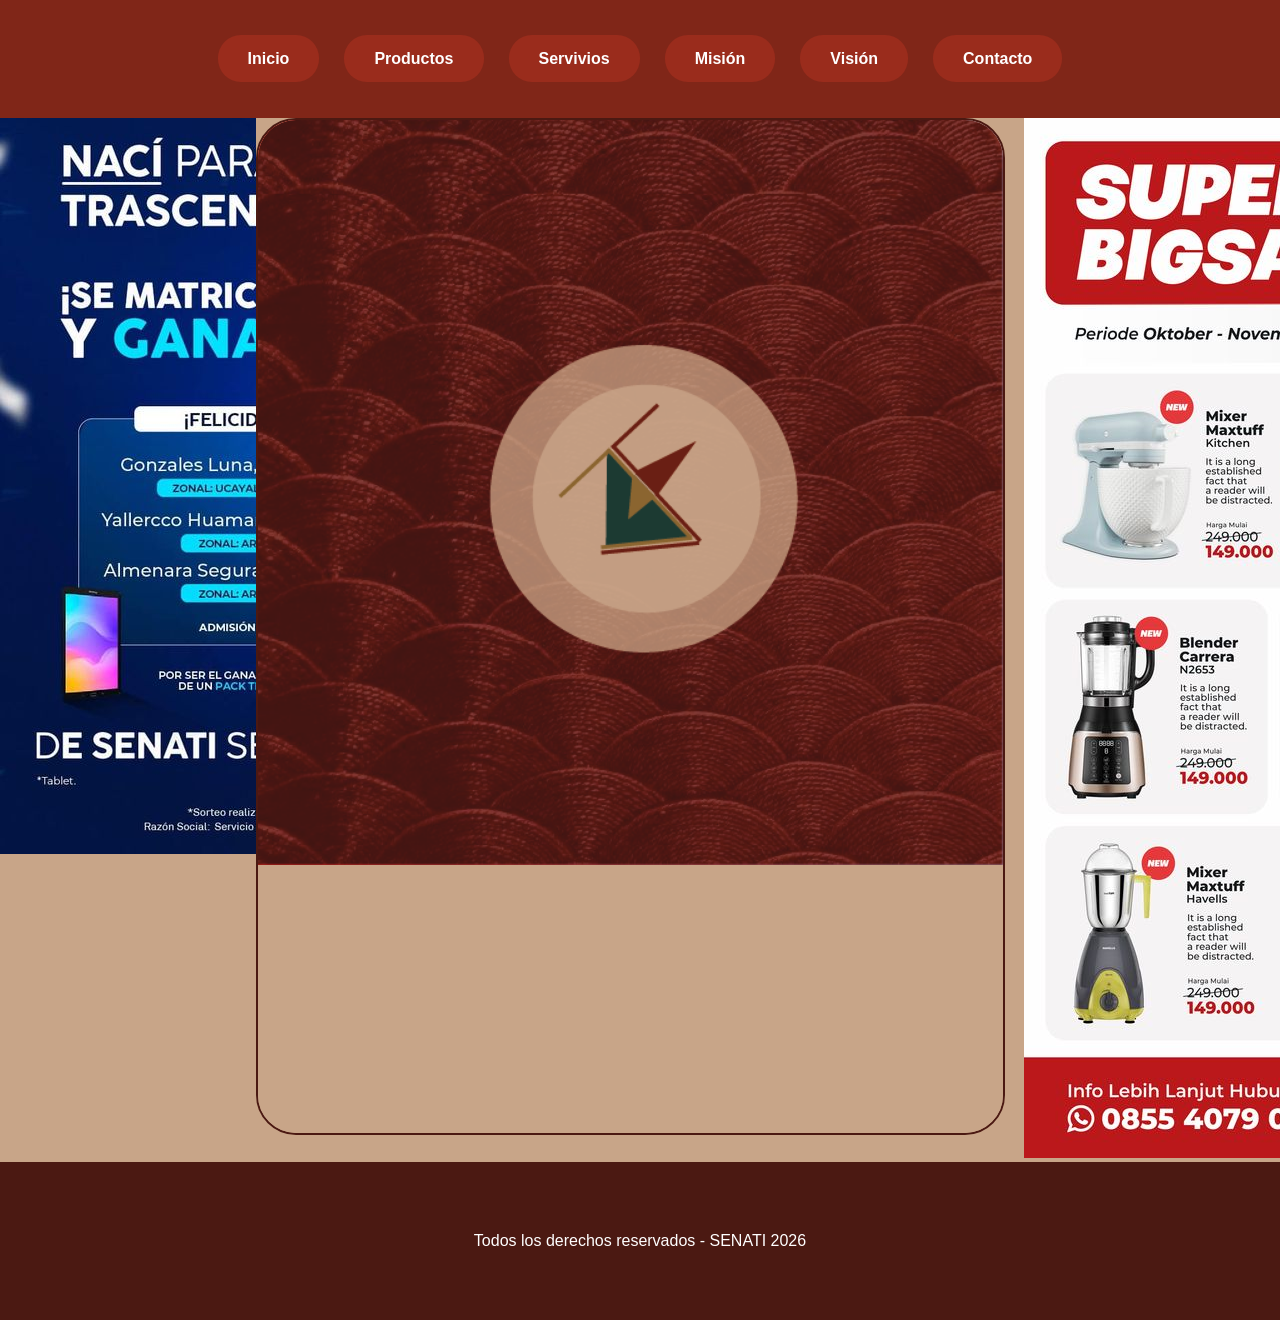
<file: index.html>
<!DOCTYPE html>
<html lang="es">
<head>
    <meta charset="UTF-8">
    <meta name="viewport" content="width=device-width, initial-scale=1.0">
    <title>TAZE</title>
    <link rel="stylesheet" href="estilos/estilo.css">
    <link rel="icon" href="iconos/taze.png">
</head>
<body>
 <header>
    <nav>
        <input type="checkbox" id="activadormenu">
        <label for="activadormenu" id="hamburguesa">☰</label>
        <ul id="menu">
            <li><a href="portada.html" target="frame_contenido">Inicio</a></li>
            <li><a href="productos.html" target="frame_contenido">Productos</a></li>
            <li><a href="servicios.html" target="frame_contenido">Servivios</a></li>
            <li><a href="mision.html" target="frame_contenido">Misión</a></li>
            <li><a href="vision.html" target="frame_contenido">Visión</a></li>
            <li><a href="contacto.html" target="frame_contenido">Contacto</a></li>
        </ul>
    </nav>
 </header>
 <div id="contenedor">
    <div id="publicidad1">
        <img src="imagenes/senati.jpeg" alt="senati">
       
    </div>
    <div id="contenido">
        <iframe name="frame_contenido" src="portada.html" frameborder="2"></iframe>
    </div>
        <div id="publicidad2">
      <img src="imagenes/plaza vea.jpeg" alt="plaza vea">
    </div>
 </div> 
 <footer>
    <p>Todos los derechos reservados - SENATI 2026</p>
 </footer>

</body>
</html>
</file>
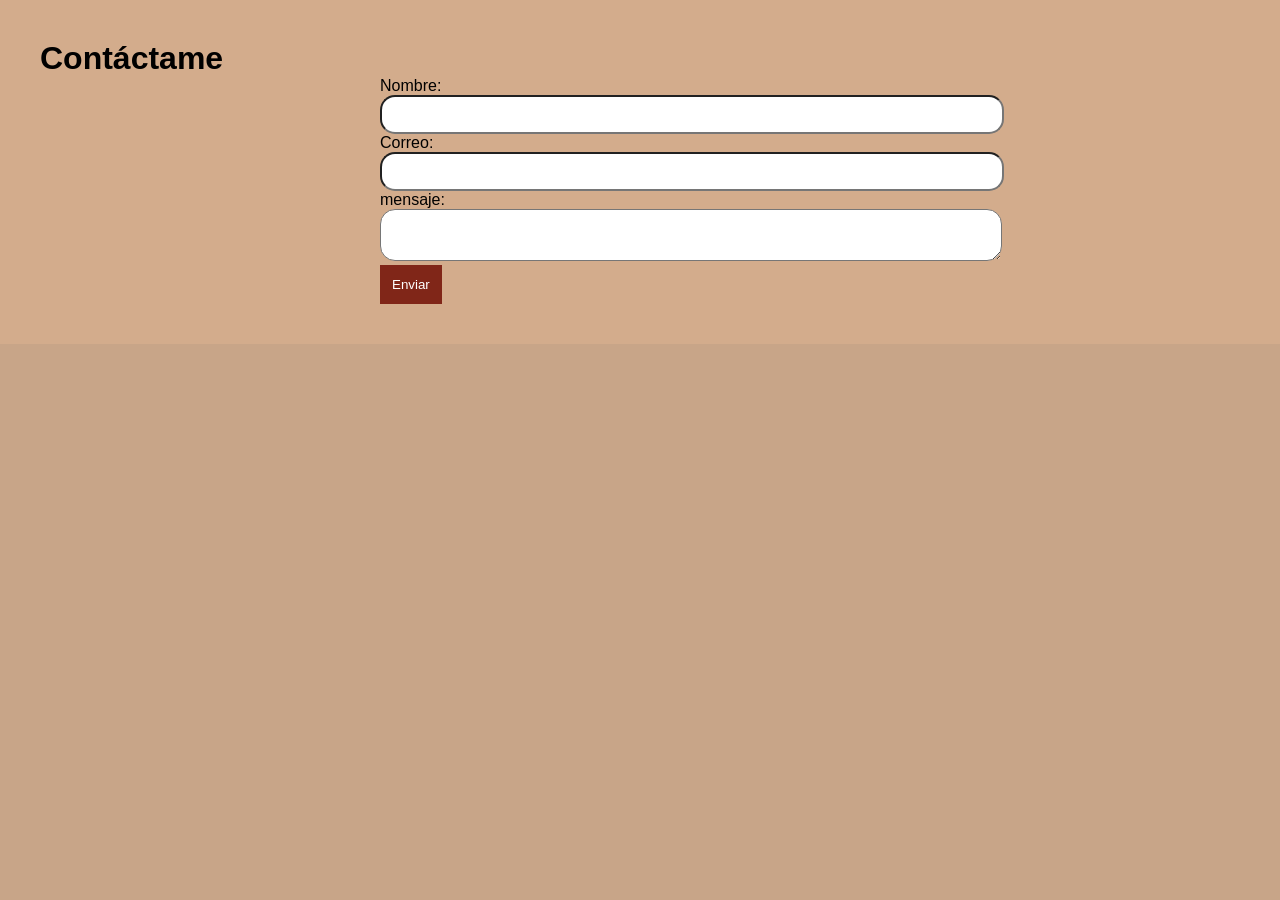
<file: contacto.html>
<!DOCTYPE html>
<html lang="es">
<head>
    <meta charset="UTF-8">
    <meta name="viewport" content="width=device-width, initial-scale=1.0">
    <title>Contacto</title>
    <link rel="stylesheet" href="estilos/estilo.css">
</head>
<body>
    <div class="Contacto">
        <h1>Contáctame</h1>
        <form action="">
            <label for="">Nombre:</label>
            <input type="text" name="" required>
            <label for="">Correo:</label>
            <input type="text" name="correo" required>
            <label for="">mensaje:</label>
            <textarea name="mensaje" id=""></textarea>
            <button>Enviar</button>
       
    </div>
    
</body>
</html>
</file>
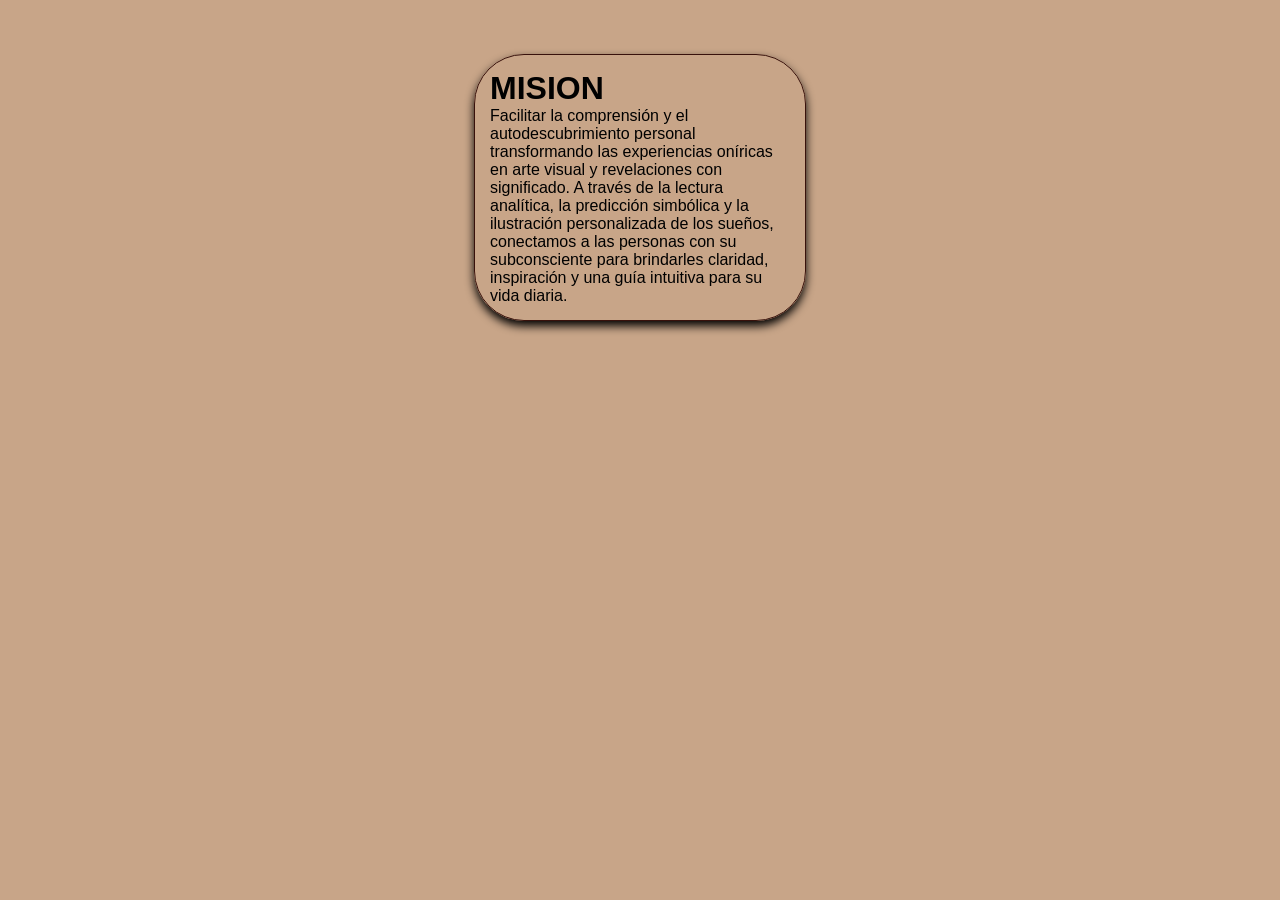
<file: mision.html>
<!DOCTYPE html>
<html lang="es">
<head>
    <meta charset="UTF-8">
    <meta name="viewport" content="width=device-width, initial-scale=1.0">
    <title>Misión</title>
    <link rel="stylesheet" href="estilos/estilo.css">
</head>
<body>
    <br>
    <br>
    <br>
    <div class="mis_vis">
        <h1>MISION</h1>
        <P>Facilitar la comprensión y el autodescubrimiento personal transformando las experiencias oníricas en arte visual y revelaciones con significado. A través de la lectura analítica, la predicción simbólica y la ilustración personalizada de los sueños, conectamos a las personas con su subconsciente para brindarles claridad, inspiración y una guía intuitiva para su vida diaria.</P>
    </div>
</body>
</html>
</file>
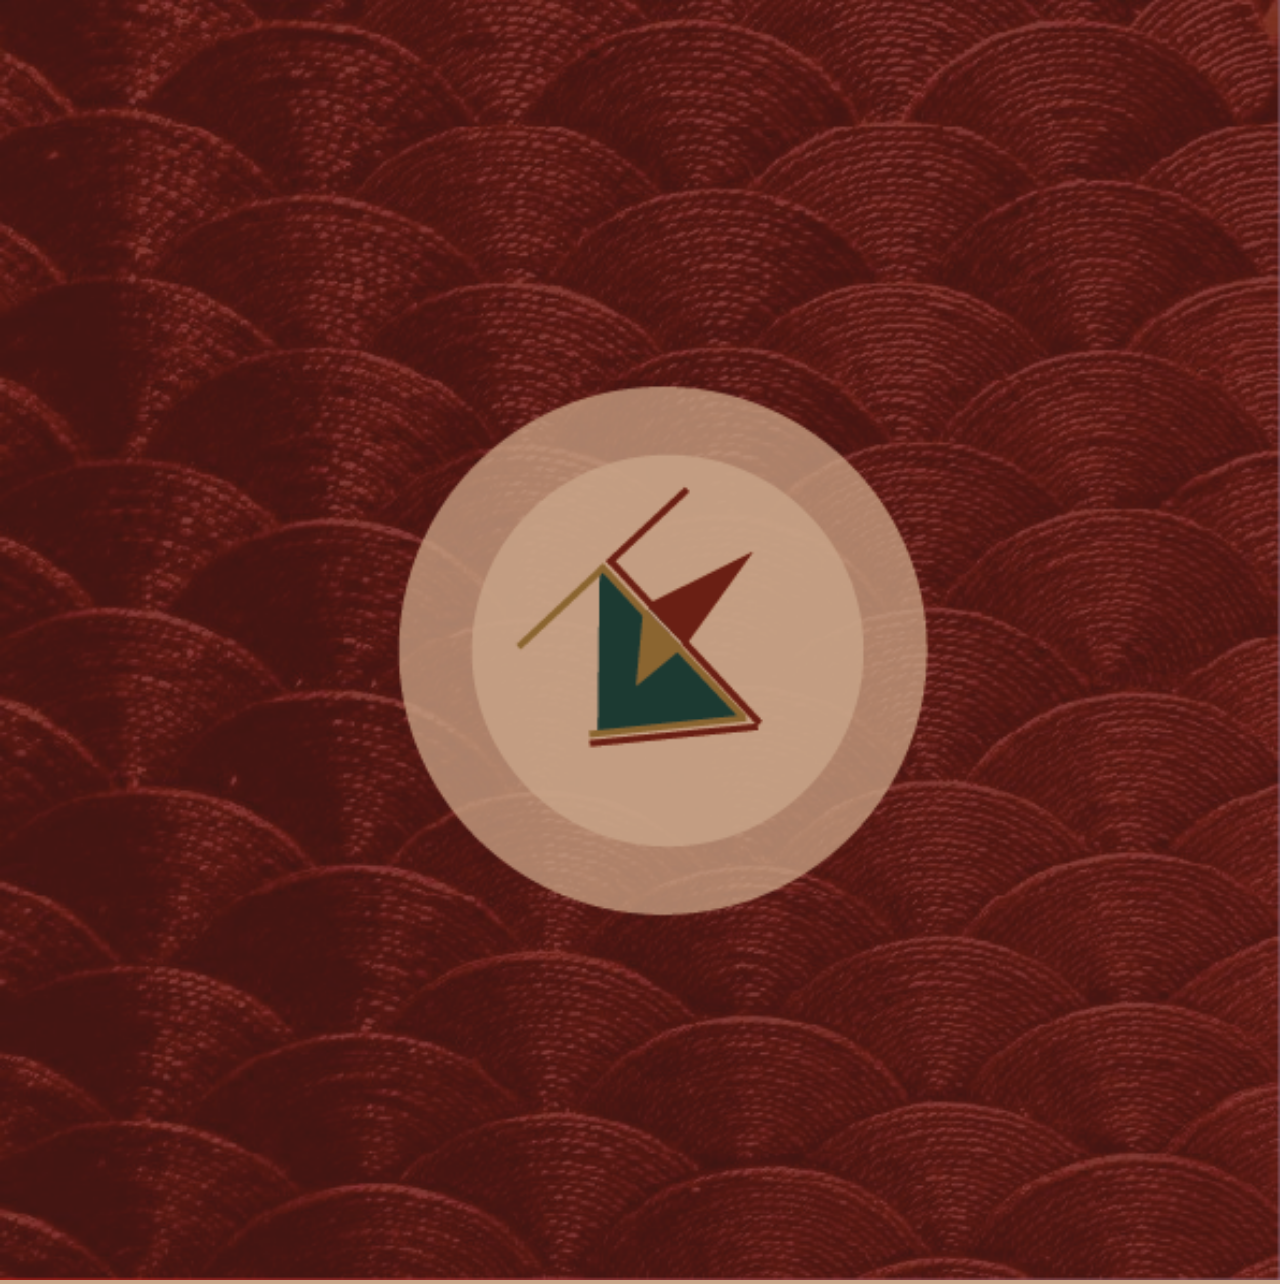
<file: portada.html>
<!DOCTYPE html>
<html lang="es">
<head>
    <meta charset="UTF-8">
    <meta name="viewport" content="width=device-width, initial-scale=1.0">
    <title>Portada</title>
    <link rel="stylesheet" href="estilos/estilo.css">

</head>
<body class="portada">
    <div>
        <img src="imagenes/PORTADA.png" alt="portada">
    </div>

</body>
</html>
</file>
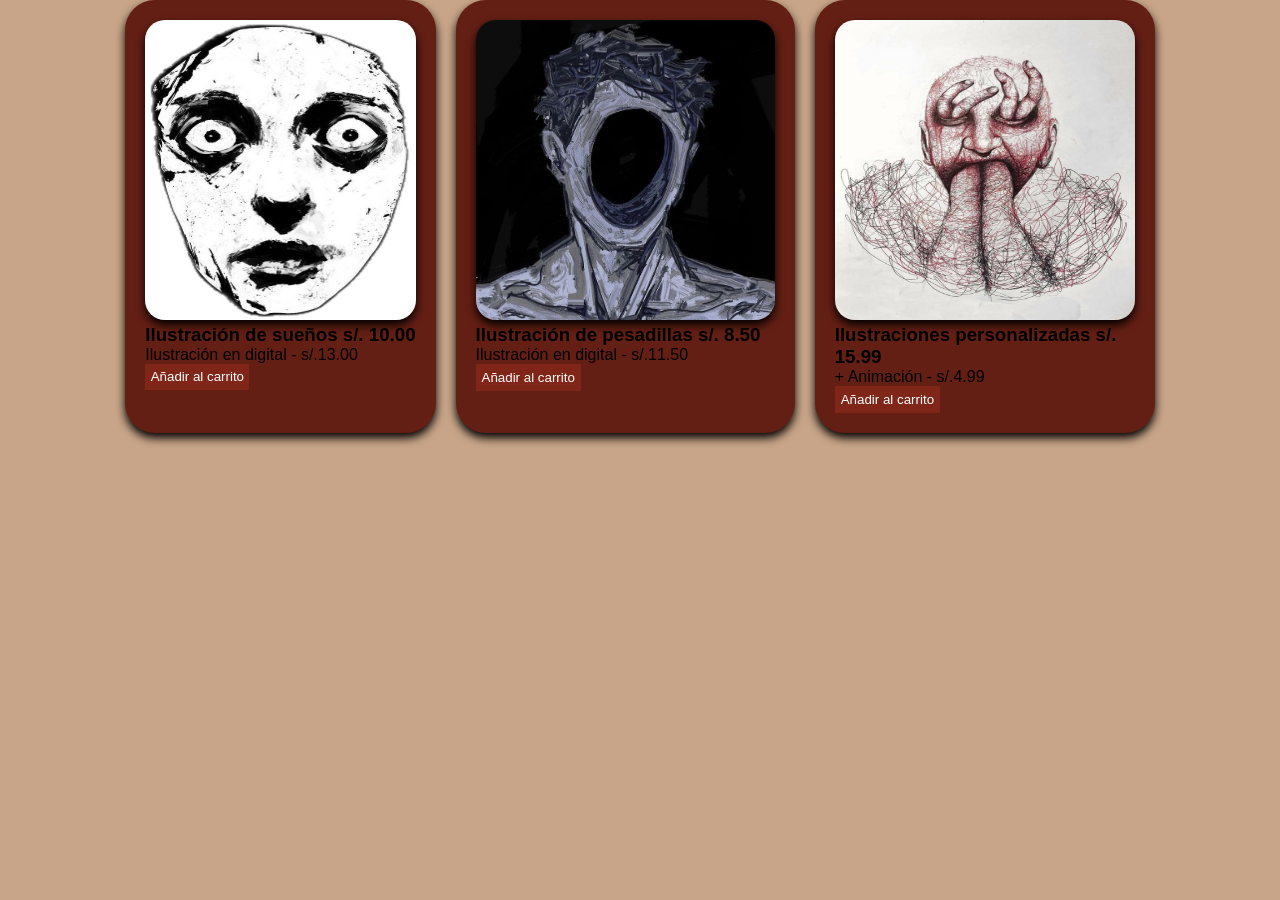
<file: productos.html>
<!DOCTYPE html>
<html lang="es">
<head>
    <meta charset="UTF-8">
    <meta name="viewport" content="width=device-width, initial-scale=1.0">
    <title>Productos</title>
    <link rel="stylesheet" href="estilos/estilo.css">
</head>
<body>
   <div id="galeria_productos">
    <div class="producto">
        <img src="imagenes/productos/terro1.jpg" alt="sueño">
        <h3>Ilustración de sueños s/. 10.00</h3>
        <p>Ilustración en digital - s/.13.00</p>
        <button>Añadir al carrito</button>
    </div>
    <div class="producto">
        <img src="imagenes/productos/terror.jpg" alt="sueño">
        <h3>Ilustración de pesadillas s/. 8.50</h3>
        <p>Ilustración en digital - s/.11.50</p>
        <button>Añadir al carrito</button>
    </div>
    <div class="producto">
        <img src="imagenes/productos/terror analogico1.jpg" alt="sueño">
        <h3>Ilustraciones personalizadas s/. 15.99</h3>
        <p> + Animación - s/.4.99<p>
        <button>Añadir al carrito</button>
    </div>
   </div>
</body>
</html>
</file>
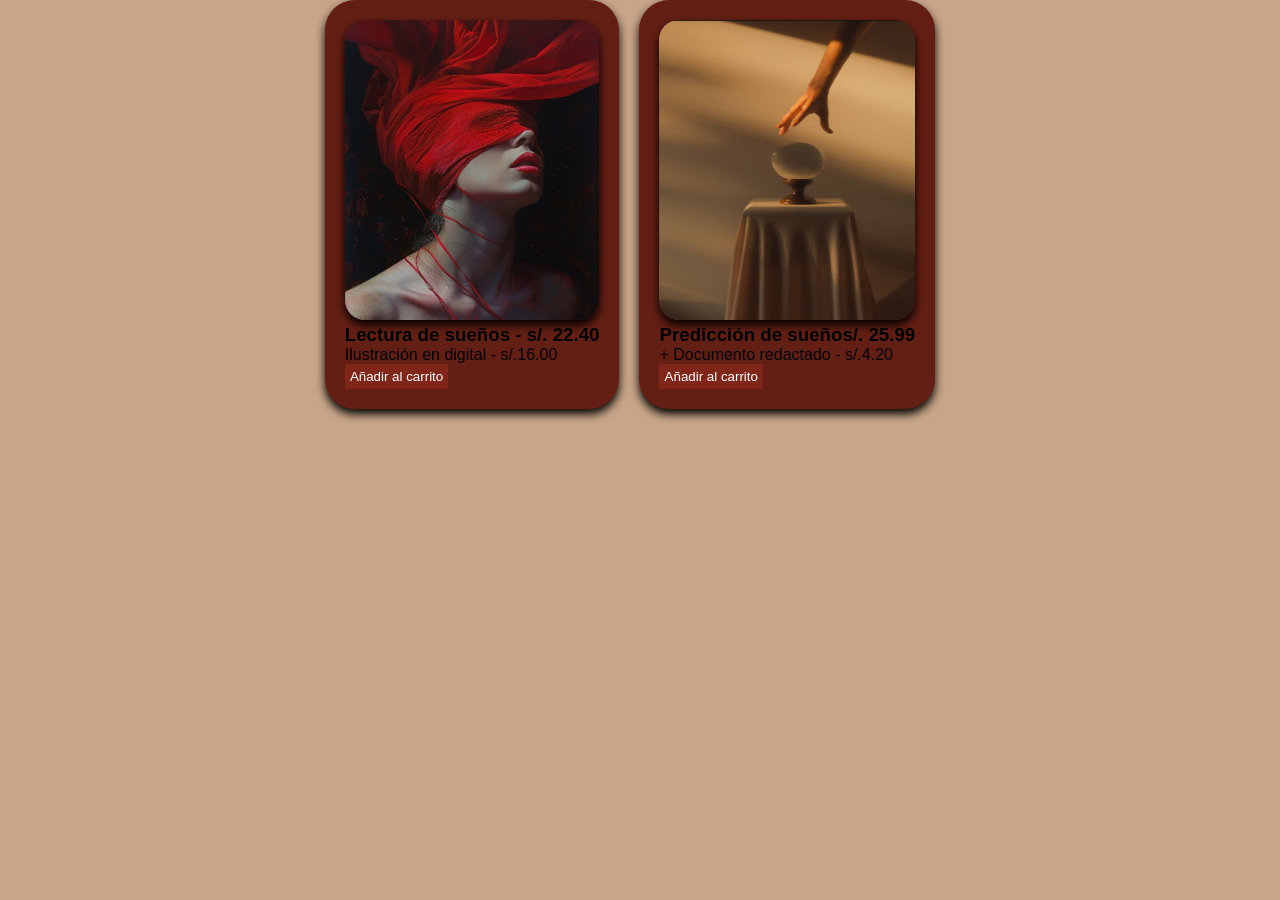
<file: servicios.html>
<!DOCTYPE html>
<html lang="es">
<head>
    <meta charset="UTF-8">
    <meta name="viewport" content="width=device-width, initial-scale=1.0">
    <title>Servicios</title>
    <link rel="stylesheet" href="estilos/estilo.css">
</head>
<body>
      <div id="galeria_productos">
    <div class="producto">
        <img src="imagenes/lectura de sueños.jpg" alt="sueño">
        <h3>Lectura de sueños - s/. 22.40</h3>
        <p>Ilustración en digital - s/.16.00</p>
        <button>Añadir al carrito</button>
    </div>
    <div class="producto">
        <img src="imagenes/prediccion.jpg" alt="sueño">
        <h3>Predicción de sueños/. 25.99</h3>
        <p>+ Documento redactado - s/.4.20 </p>
        <button>Añadir al carrito</button>
    </div>
   </div>
</body>
</html>
</file>
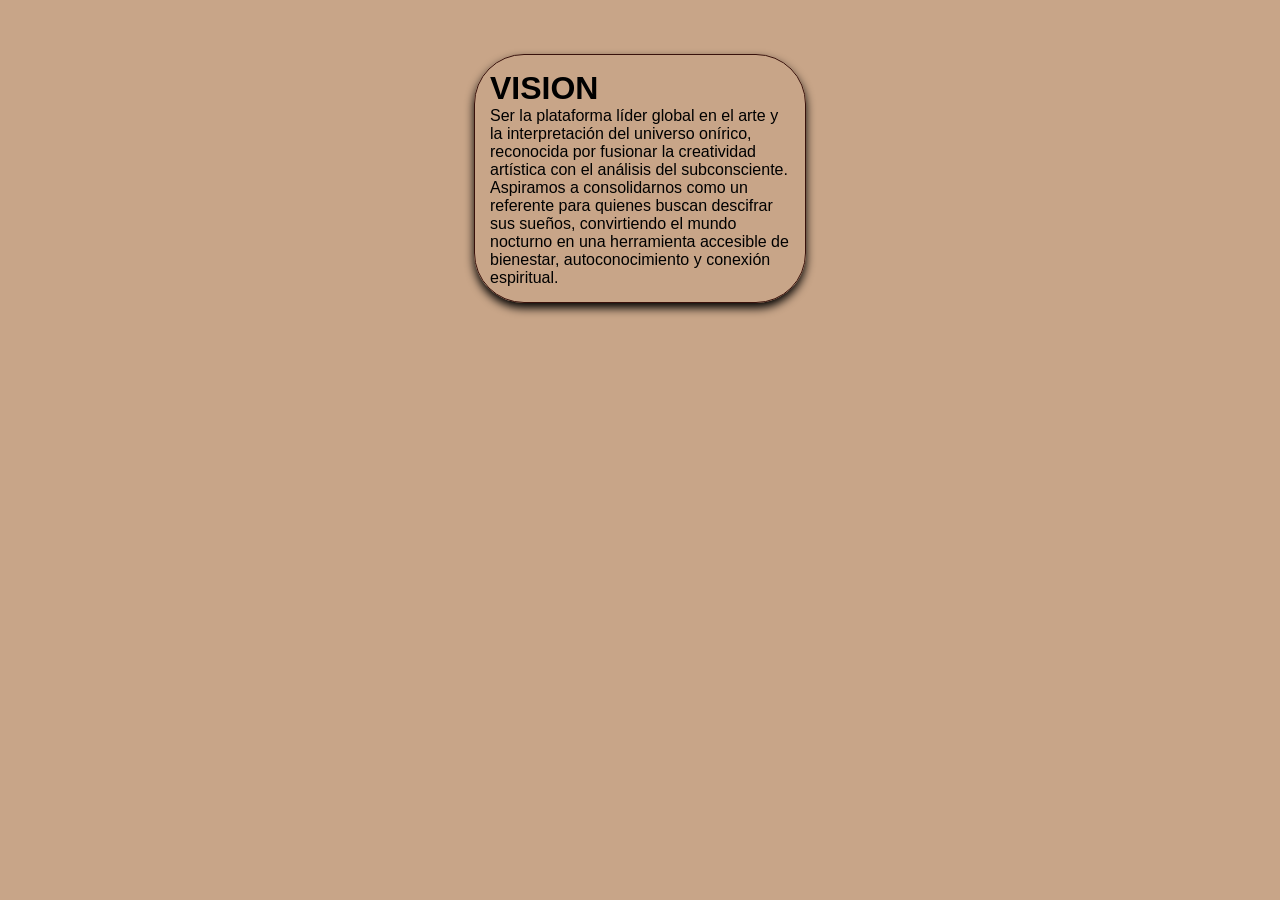
<file: vision.html>
<!DOCTYPE html>
<html lang="es">
<head>
    <meta charset="UTF-8">
    <meta name="viewport" content="width=device-width, initial-scale=1.0">
    <title>Visión</title>
    <link rel="stylesheet" href="estilos/estilo.css">
</head>
<body>
    <br>
    <br>
    <br>
      <div class="mis_vis">
        <h1>VISION</h1>
        <P>Ser la plataforma líder global en el arte y la interpretación del universo onírico, reconocida por fusionar la creatividad artística con el análisis del subconsciente. Aspiramos a consolidarnos como un referente para quienes buscan descifrar sus sueños, convirtiendo el mundo nocturno en una herramienta accesible de bienestar, autoconocimiento y conexión espiritual.</p>
</body>
</html>
</file>
<file: estilos/estilo.css>
*{
    margin: 0;
    padding: 0;
}



/* Aqui perzonalizo la fuente de la pagina y el color de fonfo*/
body{
    font-family: sans-serif;
    background-color: #C8A588;
}
/* aqui personañizo la cabecera o el menu de navegacion*/
header{
    background-color: #802618;
    color: green;
    text-align: center;
}
#menu{
    list-style: none;
   display: flex;
   gap: 25px;
   justify-content: center;
   padding: 50px;
}
#menu a{
    text-decoration: none;
    color: #fff;
    background-color: #9a2c1c;
    padding: 15px 30px;
    border-radius: 23px;
    font-weight: bolder;
    transition: all 0.3s ease;
}
#menu a:hover{
    background-color: #C8A588;
}

/*voy a personalizar el cuerpo de mi pagina*/
#contenedor{
    display: flex;
    min-height: 1000px;
}
#publicidad1{
    width: 20%;
    background-color: #C8A588;

}
#contenido{
    width: 60%;
    background: #C8A588;
}
#publicidad2{
    width: 20%;
    background-color: #C8A588;
}
iframe{
    width: 97%;
    height: 97%;
    border: 2px solid #4b1912;
    border-radius: 40px;
}
footer{
    background-color: #4b1912;
    color: #fff;
    text-align: center;
    padding: 70px;
}
/* aqui personalizo productos*/
#galeria_productos{
    display: grid;
    grid-template-columns: repeat(3,auto);
    justify-content: center;
    gap: 20px;
}
.producto{
    background-color: #641f14;
    max-width: 300px;
    padding: 20px;
    border-radius: 30px;
    box-shadow: 0px 5px 10px;
}
.producto img{
    width: 100%;
    max-height: 300px;
    border-radius: 20px;
    box-shadow: 0px 5px 10px;
}
.producto:hover{
    box-shadow: 0px 7px 12px #38110b;
    border: 3px solid #38110b;
}
button{
    padding: 2%;
    background-color: #802618;
    border: none;
    color: #fff;
    cursor: pointer;
}
.portada img{
    width: 100%;
     background: linear-gradient(to right, rgba(255, 0, 0, 0.8), rgba(0, 0, 255, 0.2));
}
.mis_vis{
    border: 1px solid #38110b;
    width: 300px;
    border-radius: 50px;
    margin: auto;
    padding: 15px;
    box-shadow: 0px 5px 10px;
}
form{
    max-width: 600px;
    margin: auto;
    text-align: left;

}
.Contacto{
    width: 100%;
    background-color: #d3ac8c;
    padding: 40px; 
   
}
input, textarea{
    width: 100%;
    padding: 10px;
    border-radius: 15px;
}
#hamburguesa{
    font-size: 30px;
    cursor: pointer;
    display: none;
}
#activadormenu{
    display: none;
}
@media(max-width: 750px){
    #menu{
        flex-direction: column;
        gap: 1px;
        padding: 0px;
        display: none;
    }
    #menu a{
        display: flex;
        justify-content: center;
    }
    #contenedor{
        flex-direction: column;
        text-align: center;
    }
    #publicidad1, #contenido, #publicidad2{
        width: 100%;
    }
    #punlicidad1 img{
        width: 150px;
    }
    #publicidad2 img{
        width: 150px;
    }
    iframe{

        height: 900px;
    }
    #galeria_producto{
        grid-template-columns: repeat(1,auto);
    }
    #hamburguesa{
        display: block;
    }
    #activadormenu:checked + #hamburguesa + #menu {
        display: flex;
    }
}
</file>
